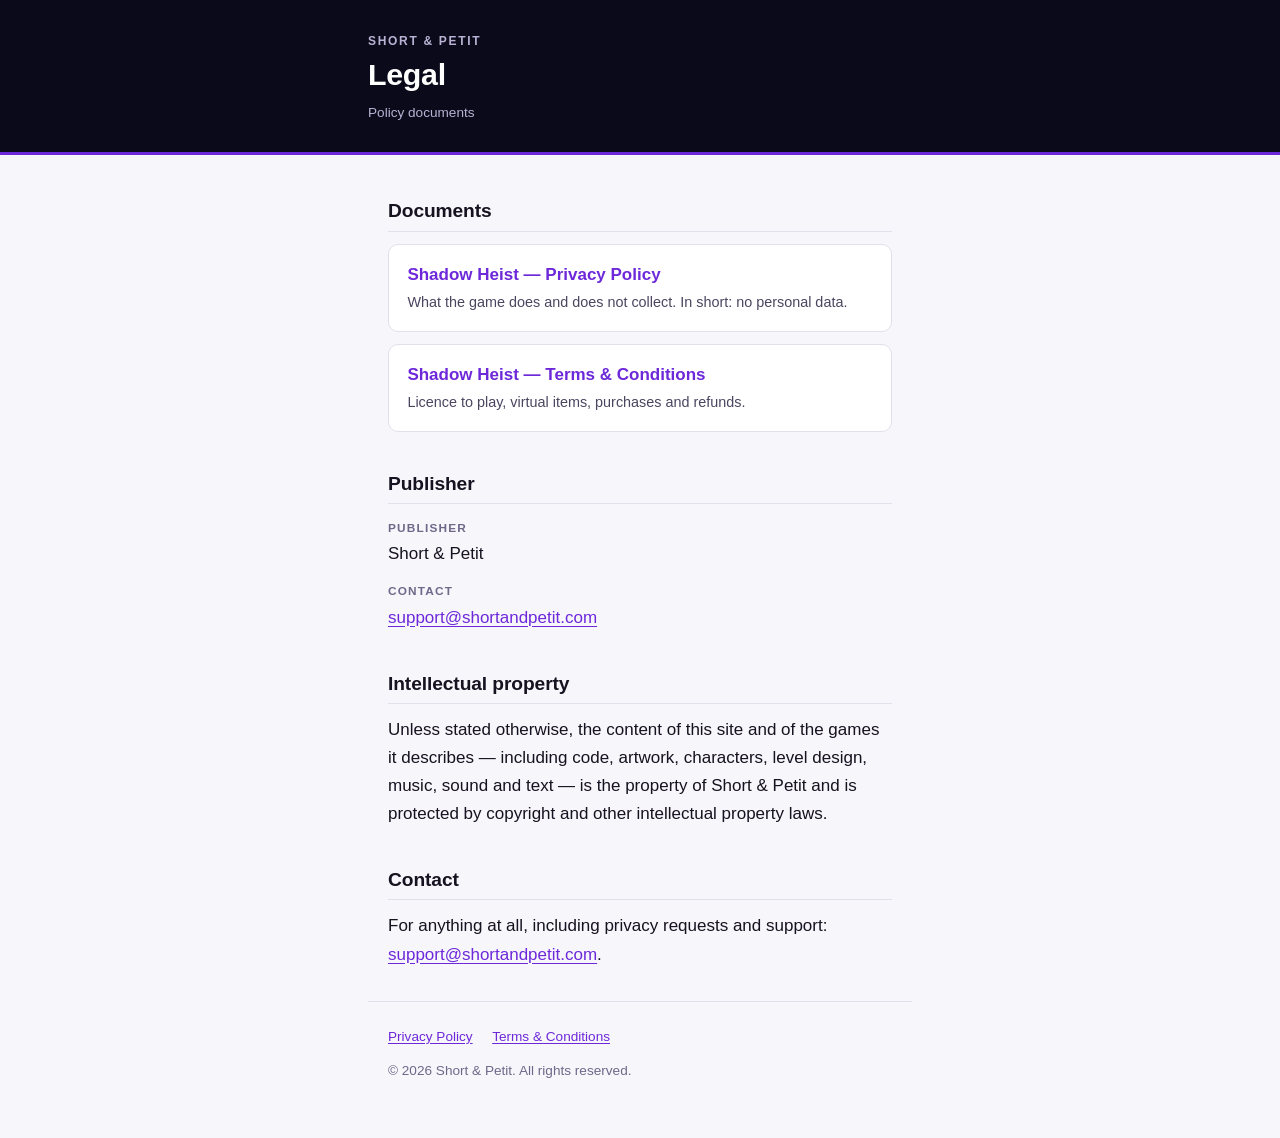
<file: index.html>
<!doctype html>
<html lang="en">
<head>
<meta charset="utf-8">
<meta name="viewport" content="width=device-width, initial-scale=1">
<title>Legal — Short &amp; Petit</title>
<meta name="description" content="Policy documents for Short &amp; Petit and its games.">
<link rel="stylesheet" href="/assets/style.css">
</head>
<body>

<header class="band">
  <div class="band__inner">
    <p class="band__eyebrow">Short &amp; Petit</p>
    <h1>Legal</h1>
    <p class="band__meta">Policy documents</p>
  </div>
</header>

<main>

  <h2>Documents</h2>

  <ul class="cards">
    <li>
      <a href="/shadowheist/privacy/">
        <span class="cards__title">Shadow Heist — Privacy Policy</span>
        <span class="cards__desc">What the game does and does not collect. In short: no personal data.</span>
      </a>
    </li>
    <li>
      <a href="/shadowheist/terms/">
        <span class="cards__title">Shadow Heist — Terms &amp; Conditions</span>
        <span class="cards__desc">Licence to play, virtual items, purchases and refunds.</span>
      </a>
    </li>
  </ul>

  <h2>Publisher</h2>

  <dl>
    <dt>Publisher</dt>
    <dd>Short &amp; Petit</dd>
    <dt>Contact</dt>
    <dd><a href="mailto:support@shortandpetit.com">support@shortandpetit.com</a></dd>
  </dl>

  <h2>Intellectual property</h2>

  <p>Unless stated otherwise, the content of this site and of the games it
  describes — including code, artwork, characters, level design, music, sound
  and text — is the property of Short &amp; Petit and is protected by
  copyright and other intellectual property laws.</p>

  <h2>Contact</h2>

  <p>For anything at all, including privacy requests and support:
  <a href="mailto:support@shortandpetit.com">support@shortandpetit.com</a>.</p>

</main>

<footer>
  <nav>
    <a href="/shadowheist/privacy/">Privacy Policy</a>
    <a href="/shadowheist/terms/">Terms &amp; Conditions</a>
  </nav>
  <p>© 2026 Short &amp; Petit. All rights reserved.</p>
</footer>

</body>
</html>
</file>
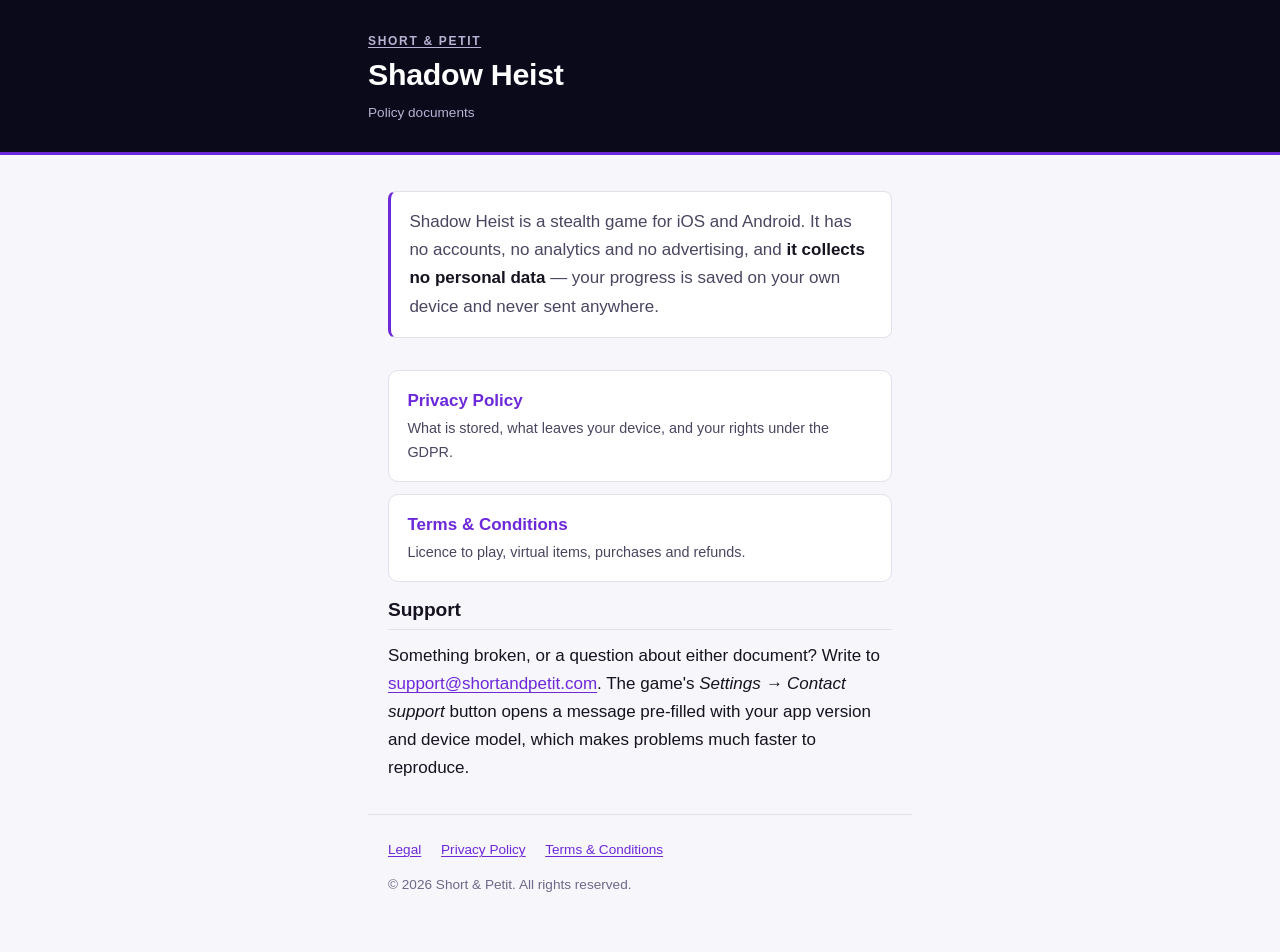
<file: shadowheist/index.html>
<!doctype html>
<html lang="en">
<head>
<meta charset="utf-8">
<meta name="viewport" content="width=device-width, initial-scale=1">
<title>Shadow Heist — Legal</title>
<meta name="description" content="Privacy Policy and Terms &amp; Conditions for the Shadow Heist mobile game.">
<link rel="stylesheet" href="/assets/style.css">
</head>
<body>

<header class="band">
  <div class="band__inner">
    <p class="band__eyebrow"><a href="/">Short &amp; Petit</a></p>
    <h1>Shadow Heist</h1>
    <p class="band__meta">Policy documents</p>
  </div>
</header>

<main>

  <div class="lead">
    <p>Shadow Heist is a stealth game for iOS and Android. It has no accounts,
    no analytics and no advertising, and <strong>it collects no personal
    data</strong> — your progress is saved on your own device and never sent
    anywhere.</p>
  </div>

  <ul class="cards">
    <li>
      <a href="/shadowheist/privacy/">
        <span class="cards__title">Privacy Policy</span>
        <span class="cards__desc">What is stored, what leaves your device, and your rights under the GDPR.</span>
      </a>
    </li>
    <li>
      <a href="/shadowheist/terms/">
        <span class="cards__title">Terms &amp; Conditions</span>
        <span class="cards__desc">Licence to play, virtual items, purchases and refunds.</span>
      </a>
    </li>
  </ul>

  <h2>Support</h2>

  <p>Something broken, or a question about either document? Write to
  <a href="mailto:support@shortandpetit.com">support@shortandpetit.com</a>. The
  game's <em>Settings → Contact support</em> button opens a message pre-filled
  with your app version and device model, which makes problems much faster to
  reproduce.</p>

</main>

<footer>
  <nav>
    <a href="/">Legal</a>
    <a href="/shadowheist/privacy/">Privacy Policy</a>
    <a href="/shadowheist/terms/">Terms &amp; Conditions</a>
  </nav>
  <p>© 2026 Short &amp; Petit. All rights reserved.</p>
</footer>

</body>
</html>
</file>
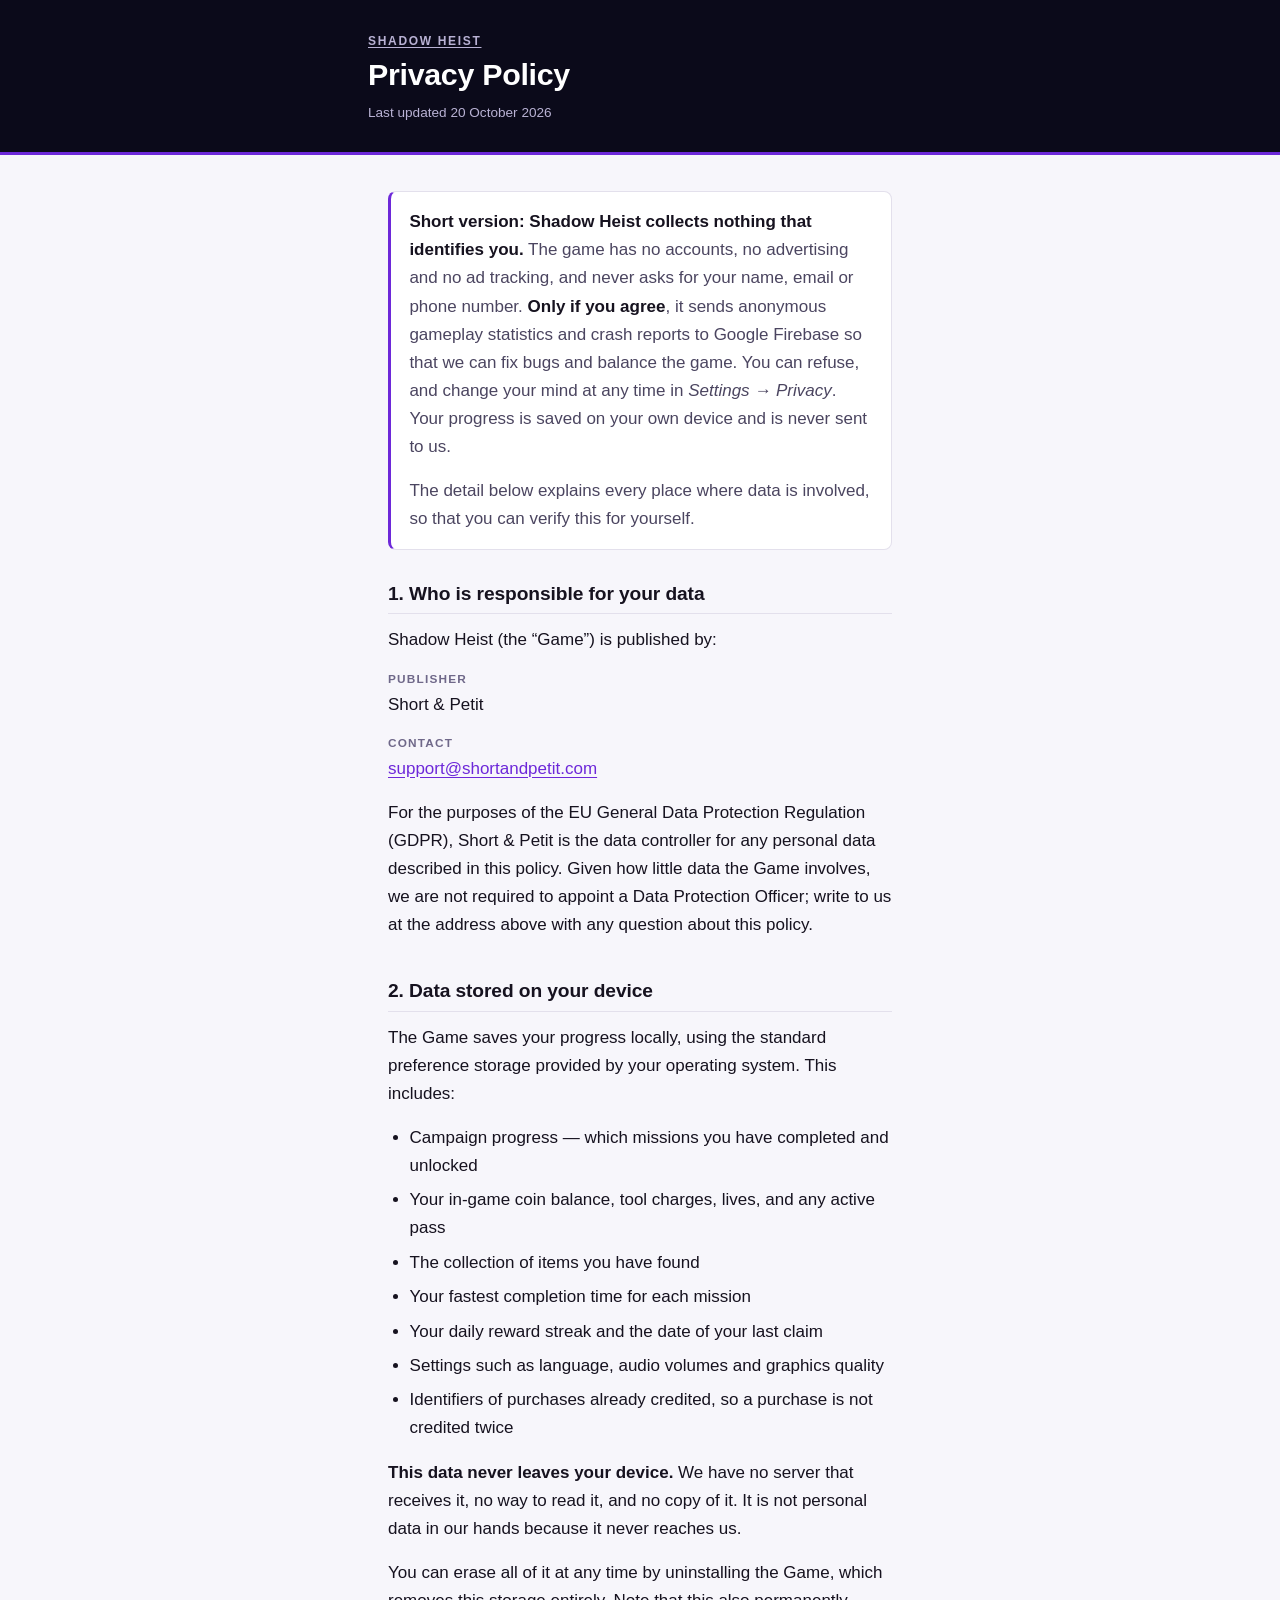
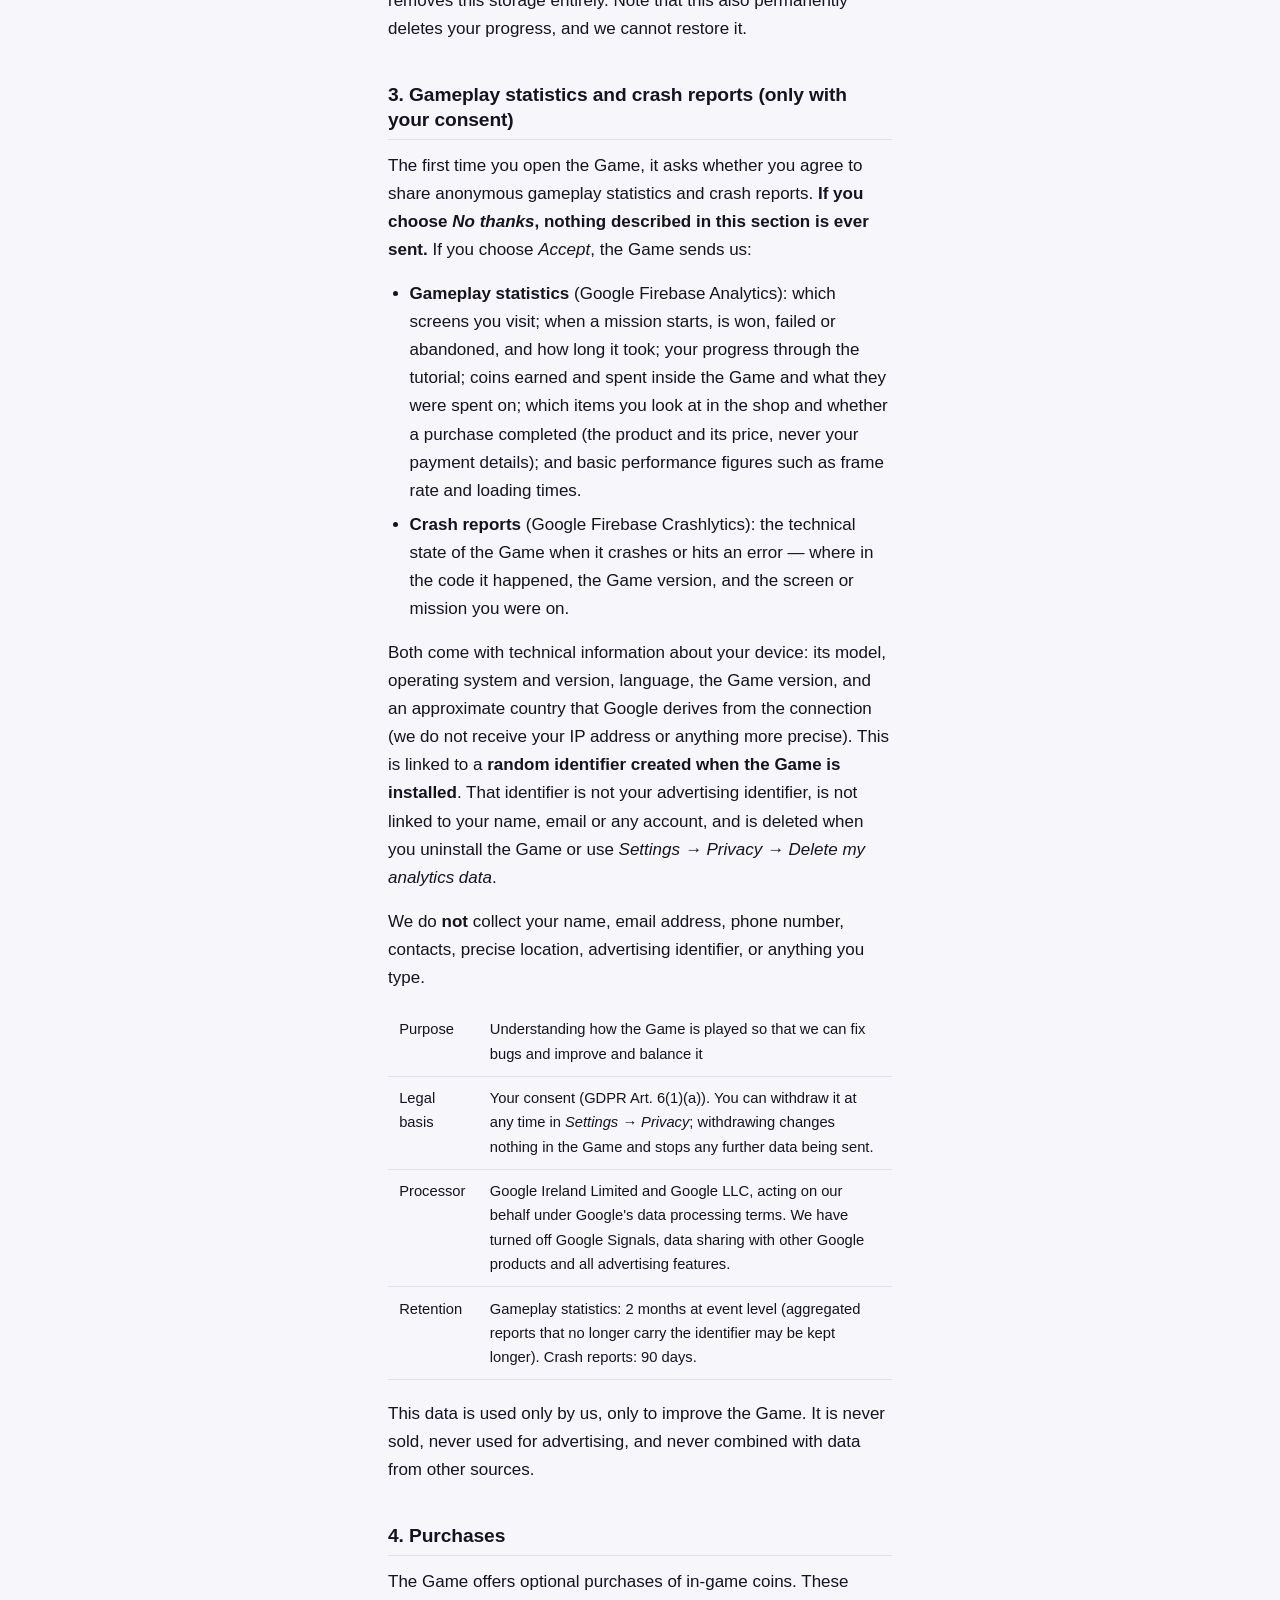
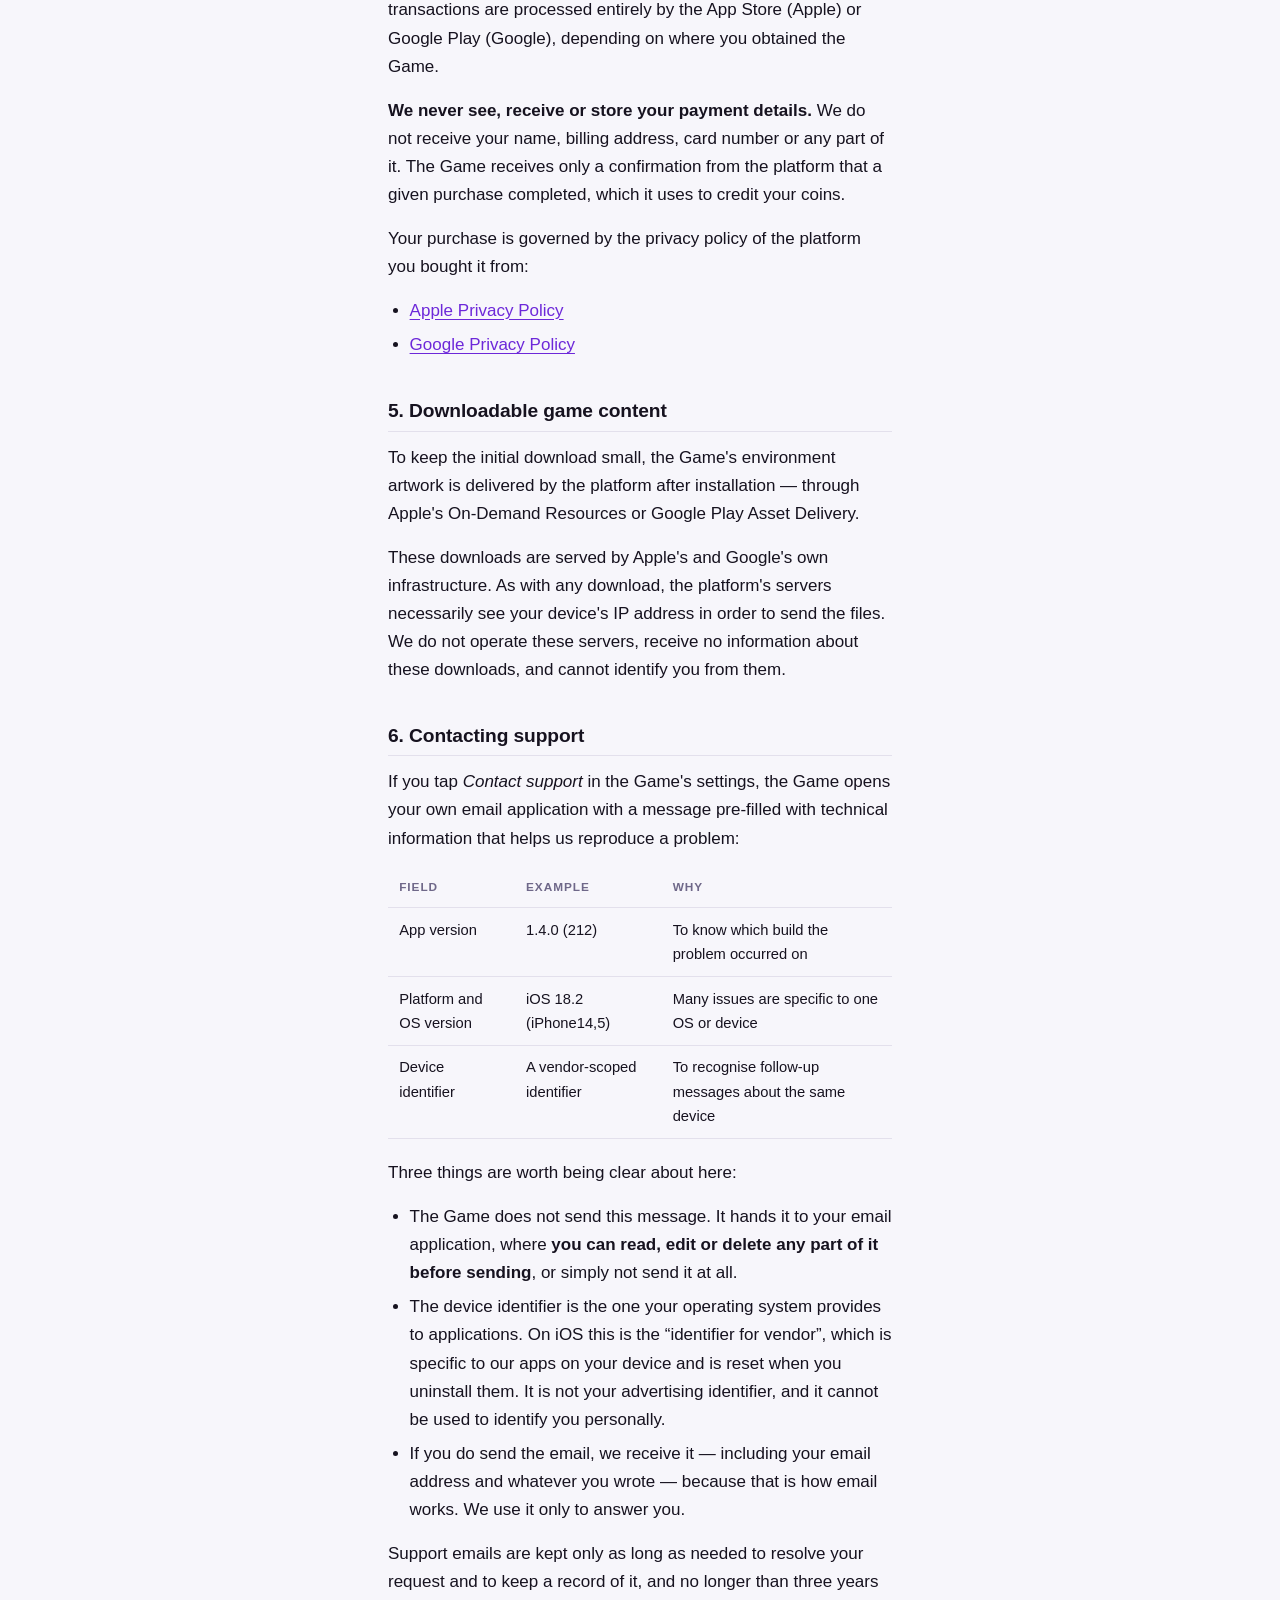
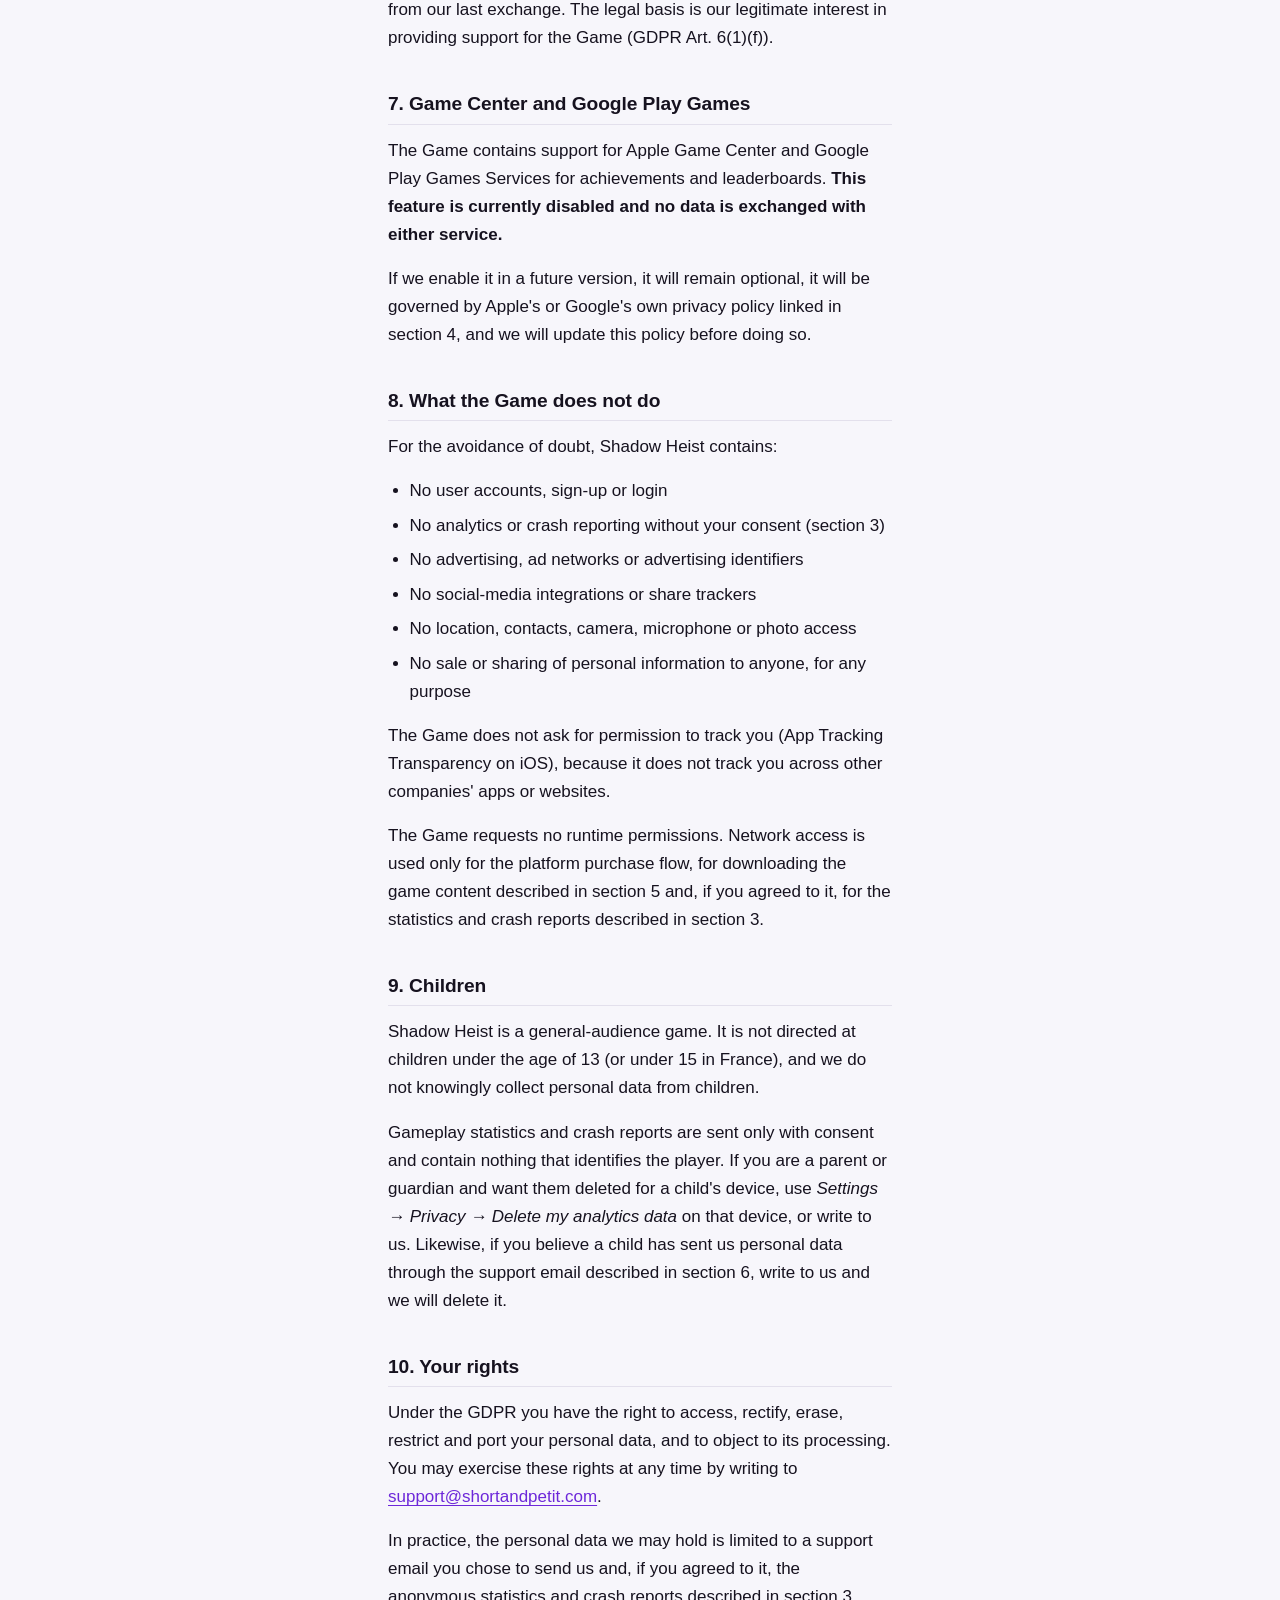
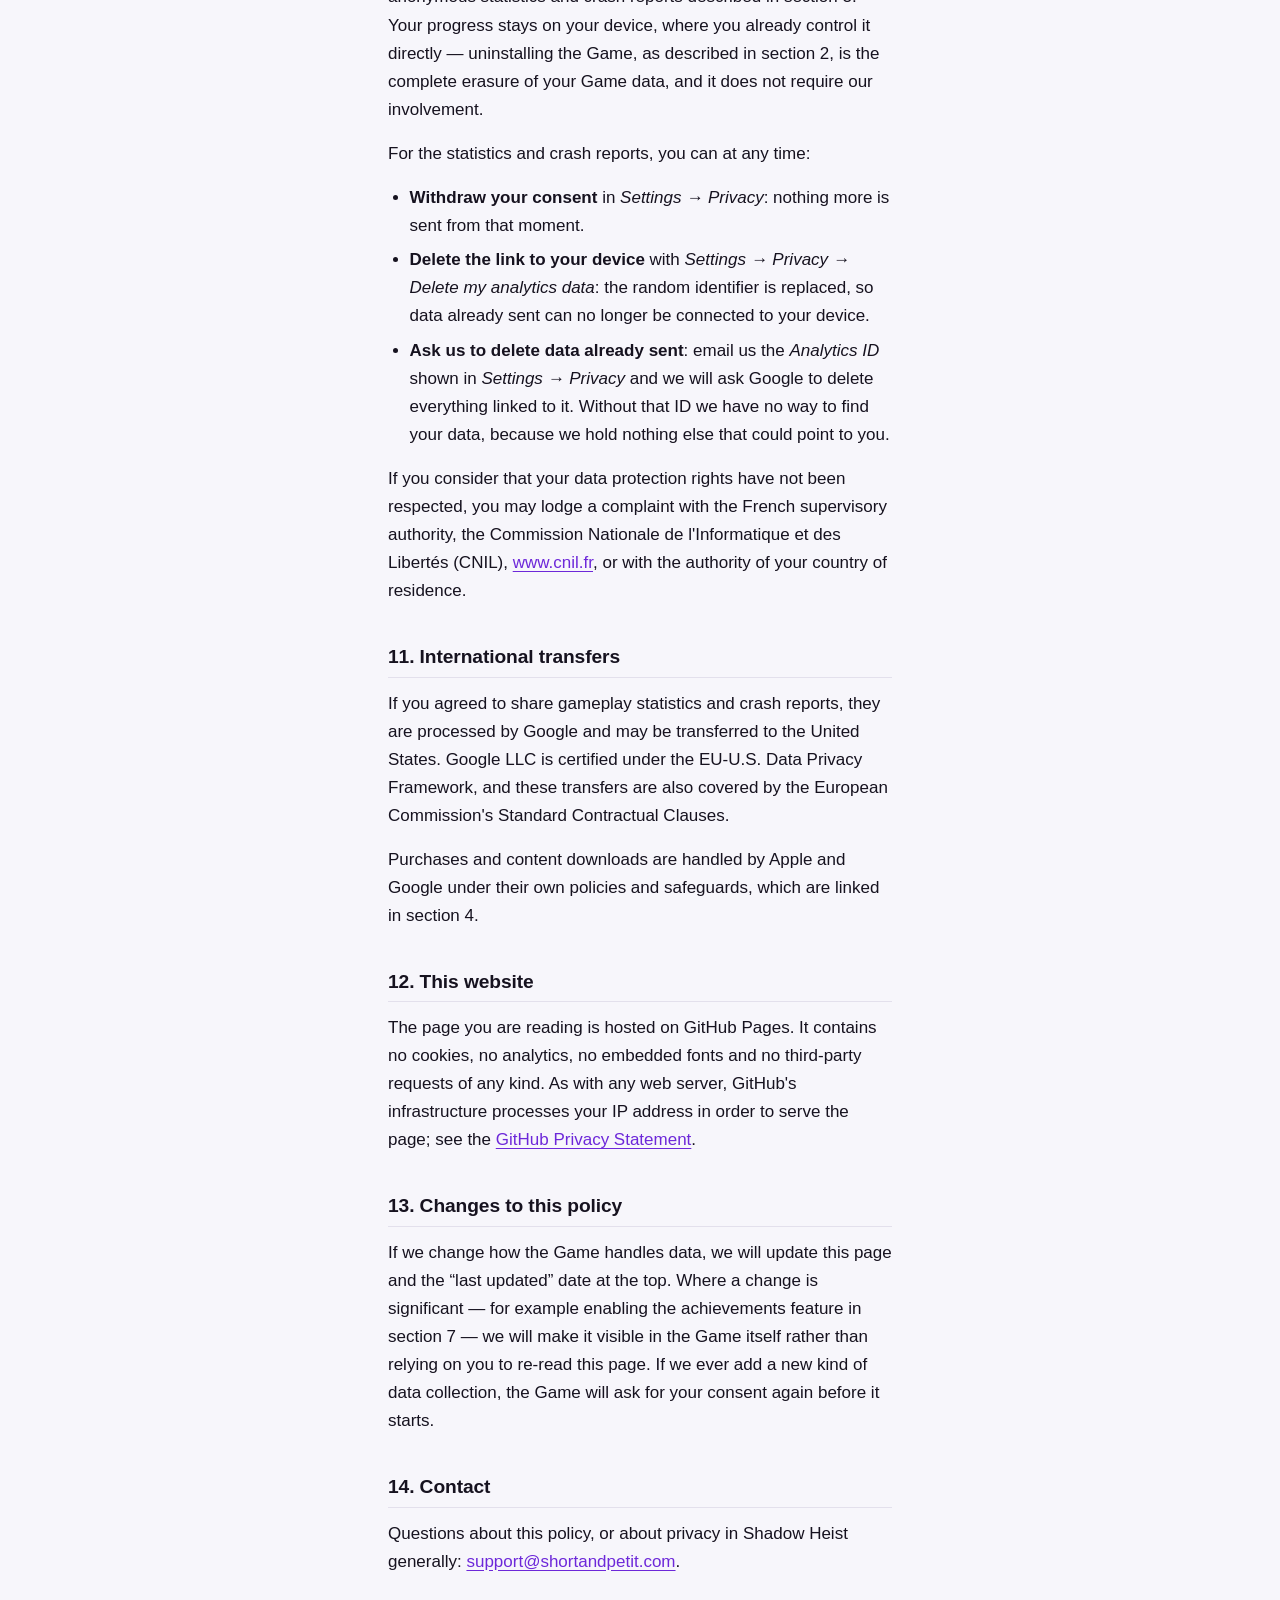
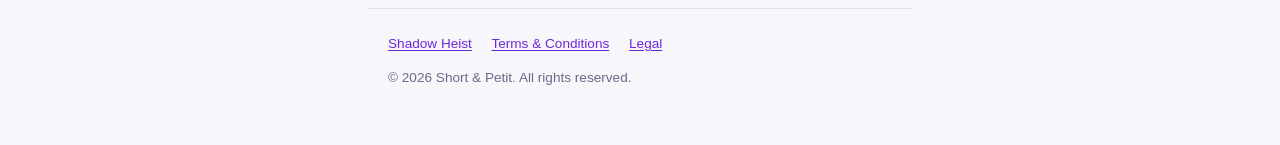
<file: shadowheist/privacy/index.html>
<!doctype html>
<html lang="en">
<head>
<meta charset="utf-8">
<meta name="viewport" content="width=device-width, initial-scale=1">
<title>Privacy Policy — Shadow Heist</title>
<meta name="description" content="Privacy Policy for the Shadow Heist mobile game by Short &amp; Petit.">
<link rel="stylesheet" href="/assets/style.css">
</head>
<body>

<header class="band">
  <div class="band__inner">
    <p class="band__eyebrow"><a href="/shadowheist/">Shadow Heist</a></p>
    <h1>Privacy Policy</h1>
    <p class="band__meta">Last updated 20 October 2026</p>
  </div>
</header>

<main>

  <div class="lead">
    <p><strong>Short version: Shadow Heist collects nothing that identifies you.</strong>
    The game has no accounts, no advertising and no ad tracking, and never asks
    for your name, email or phone number. <strong>Only if you agree</strong>, it
    sends anonymous gameplay statistics and crash reports to Google Firebase so
    that we can fix bugs and balance the game. You can refuse, and change your
    mind at any time in <em>Settings → Privacy</em>. Your progress is saved on
    your own device and is never sent to us.</p>
    <p>The detail below explains every place where data is involved, so that
    you can verify this for yourself.</p>
  </div>

  <h2>1. Who is responsible for your data</h2>

  <p>Shadow Heist (the “Game”) is published by:</p>

  <dl>
    <dt>Publisher</dt>
    <dd>Short &amp; Petit</dd>
    <dt>Contact</dt>
    <dd><a href="mailto:support@shortandpetit.com">support@shortandpetit.com</a></dd>
  </dl>

  <p>For the purposes of the EU General Data Protection Regulation (GDPR),
  Short &amp; Petit is the data controller for any personal data described
  in this policy. Given how little data the Game involves, we are not required
  to appoint a Data Protection Officer; write to us at the address above with
  any question about this policy.</p>

  <h2>2. Data stored on your device</h2>

  <p>The Game saves your progress locally, using the standard preference storage
  provided by your operating system. This includes:</p>

  <ul>
    <li>Campaign progress — which missions you have completed and unlocked</li>
    <li>Your in-game coin balance, tool charges, lives, and any active pass</li>
    <li>The collection of items you have found</li>
    <li>Your fastest completion time for each mission</li>
    <li>Your daily reward streak and the date of your last claim</li>
    <li>Settings such as language, audio volumes and graphics quality</li>
    <li>Identifiers of purchases already credited, so a purchase is not credited twice</li>
  </ul>

  <p><strong>This data never leaves your device.</strong> We have no server that
  receives it, no way to read it, and no copy of it. It is not personal data in
  our hands because it never reaches us.</p>

  <p>You can erase all of it at any time by uninstalling the Game, which
  removes this storage entirely. Note that this also permanently deletes your
  progress, and we cannot restore it.</p>

  <h2>3. Gameplay statistics and crash reports (only with your consent)</h2>

  <p>The first time you open the Game, it asks whether you agree to share
  anonymous gameplay statistics and crash reports. <strong>If you choose
  <em>No thanks</em>, nothing described in this section is ever sent.</strong>
  If you choose <em>Accept</em>, the Game sends us:</p>

  <ul>
    <li><strong>Gameplay statistics</strong> (Google Firebase Analytics): which
    screens you visit; when a mission starts, is won, failed or abandoned, and
    how long it took; your progress through the tutorial; coins earned and spent
    inside the Game and what they were spent on; which items you look at in the
    shop and whether a purchase completed (the product and its price, never your
    payment details); and basic performance figures such as frame rate and
    loading times.</li>
    <li><strong>Crash reports</strong> (Google Firebase Crashlytics): the
    technical state of the Game when it crashes or hits an error — where in the
    code it happened, the Game version, and the screen or mission you were
    on.</li>
  </ul>

  <p>Both come with technical information about your device: its model,
  operating system and version, language, the Game version, and an approximate
  country that Google derives from the connection (we do not receive your IP
  address or anything more precise). This is linked to a <strong>random
  identifier created when the Game is installed</strong>. That identifier is not
  your advertising identifier, is not linked to your name, email or any account,
  and is deleted when you uninstall the Game or use <em>Settings → Privacy →
  Delete my analytics data</em>.</p>

  <p>We do <strong>not</strong> collect your name, email address, phone number,
  contacts, precise location, advertising identifier, or anything you type.</p>

  <div class="table-wrap">
  <table>
    <tbody>
      <tr>
        <td>Purpose</td>
        <td>Understanding how the Game is played so that we can fix bugs and
        improve and balance it</td>
      </tr>
      <tr>
        <td>Legal basis</td>
        <td>Your consent (GDPR Art. 6(1)(a)). You can withdraw it at any time in
        <em>Settings → Privacy</em>; withdrawing changes nothing in the Game and
        stops any further data being sent.</td>
      </tr>
      <tr>
        <td>Processor</td>
        <td>Google Ireland Limited and Google LLC, acting on our behalf under
        Google's data processing terms. We have turned off Google Signals, data
        sharing with other Google products and all advertising features.</td>
      </tr>
      <tr>
        <td>Retention</td>
        <td>Gameplay statistics: 2 months at event level (aggregated reports
        that no longer carry the identifier may be kept longer). Crash reports:
        90 days.</td>
      </tr>
    </tbody>
  </table>
  </div>

  <p>This data is used only by us, only to improve the Game. It is never sold,
  never used for advertising, and never combined with data from other
  sources.</p>

  <h2>4. Purchases</h2>

  <p>The Game offers optional purchases of in-game coins. These transactions are
  processed entirely by the App Store (Apple) or Google Play (Google), depending
  on where you obtained the Game.</p>

  <p><strong>We never see, receive or store your payment details.</strong> We do
  not receive your name, billing address, card number or any part of it. The
  Game receives only a confirmation from the platform that a given purchase
  completed, which it uses to credit your coins.</p>

  <p>Your purchase is governed by the privacy policy of the platform you bought
  it from:</p>

  <ul>
    <li><a href="https://www.apple.com/legal/privacy/" rel="noopener">Apple Privacy Policy</a></li>
    <li><a href="https://policies.google.com/privacy" rel="noopener">Google Privacy Policy</a></li>
  </ul>

  <h2>5. Downloadable game content</h2>

  <p>To keep the initial download small, the Game's environment artwork is
  delivered by the platform after installation — through Apple's On-Demand
  Resources or Google Play Asset Delivery.</p>

  <p>These downloads are served by Apple's and Google's own infrastructure. As
  with any download, the platform's servers necessarily see your device's IP
  address in order to send the files. We do not operate these servers, receive
  no information about these downloads, and cannot identify you from them.</p>

  <h2>6. Contacting support</h2>

  <p>If you tap <em>Contact support</em> in the Game's settings, the Game opens
  your own email application with a message pre-filled with technical
  information that helps us reproduce a problem:</p>

  <div class="table-wrap">
  <table>
    <thead>
      <tr><th>Field</th><th>Example</th><th>Why</th></tr>
    </thead>
    <tbody>
      <tr>
        <td>App version</td>
        <td>1.4.0 (212)</td>
        <td>To know which build the problem occurred on</td>
      </tr>
      <tr>
        <td>Platform and OS version</td>
        <td>iOS 18.2 (iPhone14,5)</td>
        <td>Many issues are specific to one OS or device</td>
      </tr>
      <tr>
        <td>Device identifier</td>
        <td>A vendor-scoped identifier</td>
        <td>To recognise follow-up messages about the same device</td>
      </tr>
    </tbody>
  </table>
  </div>

  <p>Three things are worth being clear about here:</p>

  <ul>
    <li>The Game does not send this message. It hands it to your email
    application, where <strong>you can read, edit or delete any part of it
    before sending</strong>, or simply not send it at all.</li>
    <li>The device identifier is the one your operating system provides to
    applications. On iOS this is the “identifier for vendor”, which is specific
    to our apps on your device and is reset when you uninstall them. It is not
    your advertising identifier, and it cannot be used to identify you
    personally.</li>
    <li>If you do send the email, we receive it — including your email address
    and whatever you wrote — because that is how email works. We use it only to
    answer you.</li>
  </ul>

  <p>Support emails are kept only as long as needed to resolve your request and
  to keep a record of it, and no longer than three years from our last exchange.
  The legal basis is our legitimate interest in providing support for the Game
  (GDPR Art. 6(1)(f)).</p>

  <h2>7. Game Center and Google Play Games</h2>

  <p>The Game contains support for Apple Game Center and Google Play Games
  Services for achievements and leaderboards. <strong>This feature is currently
  disabled and no data is exchanged with either service.</strong></p>

  <p>If we enable it in a future version, it will remain optional, it will be
  governed by Apple's or Google's own privacy policy linked in section 4, and we
  will update this policy before doing so.</p>

  <h2>8. What the Game does not do</h2>

  <p>For the avoidance of doubt, Shadow Heist contains:</p>

  <ul>
    <li>No user accounts, sign-up or login</li>
    <li>No analytics or crash reporting without your consent (section 3)</li>
    <li>No advertising, ad networks or advertising identifiers</li>
    <li>No social-media integrations or share trackers</li>
    <li>No location, contacts, camera, microphone or photo access</li>
    <li>No sale or sharing of personal information to anyone, for any purpose</li>
  </ul>

  <p>The Game does not ask for permission to track you (App Tracking
  Transparency on iOS), because it does not track you across other companies'
  apps or websites.</p>

  <p>The Game requests no runtime permissions. Network access is used only for
  the platform purchase flow, for downloading the game content described in
  section 5 and, if you agreed to it, for the statistics and crash reports
  described in section 3.</p>

  <h2>9. Children</h2>

  <p>Shadow Heist is a general-audience game. It is not directed at children
  under the age of 13 (or under 15 in France), and we do not knowingly collect
  personal data from children.</p>

  <p>Gameplay statistics and crash reports are sent only with consent and
  contain nothing that identifies the player. If you are a parent or guardian
  and want them deleted for a child's device, use <em>Settings → Privacy →
  Delete my analytics data</em> on that device, or write to us. Likewise, if you
  believe a child has sent us personal data through the support email described
  in section 6, write to us and we will delete it.</p>

  <h2>10. Your rights</h2>

  <p>Under the GDPR you have the right to access, rectify, erase, restrict and
  port your personal data, and to object to its processing. You may exercise
  these rights at any time by writing to
  <a href="mailto:support@shortandpetit.com">support@shortandpetit.com</a>.</p>

  <p>In practice, the personal data we may hold is limited to a support email
  you chose to send us and, if you agreed to it, the anonymous statistics and
  crash reports described in section 3. Your progress stays on your device,
  where you already control it directly — uninstalling the Game, as described
  in section 2, is the complete erasure of your Game data, and it does not
  require our involvement.</p>

  <p>For the statistics and crash reports, you can at any time:</p>

  <ul>
    <li><strong>Withdraw your consent</strong> in <em>Settings → Privacy</em>:
    nothing more is sent from that moment.</li>
    <li><strong>Delete the link to your device</strong> with <em>Settings →
    Privacy → Delete my analytics data</em>: the random identifier is replaced,
    so data already sent can no longer be connected to your device.</li>
    <li><strong>Ask us to delete data already sent</strong>: email us the
    <em>Analytics ID</em> shown in <em>Settings → Privacy</em> and we will ask
    Google to delete everything linked to it. Without that ID we have no way to
    find your data, because we hold nothing else that could point to you.</li>
  </ul>

  <p>If you consider that your data protection rights have not been respected,
  you may lodge a complaint with the French supervisory authority, the
  Commission Nationale de l'Informatique et des Libertés (CNIL),
  <a href="https://www.cnil.fr" rel="noopener">www.cnil.fr</a>, or with the
  authority of your country of residence.</p>

  <h2>11. International transfers</h2>

  <p>If you agreed to share gameplay statistics and crash reports, they are
  processed by Google and may be transferred to the United States. Google LLC is
  certified under the EU-U.S. Data Privacy Framework, and these transfers are
  also covered by the European Commission's Standard Contractual Clauses.</p>

  <p>Purchases and content downloads are handled by Apple and Google under their
  own policies and safeguards, which are linked in section 4.</p>

  <h2>12. This website</h2>

  <p>The page you are reading is hosted on GitHub Pages. It contains no cookies,
  no analytics, no embedded fonts and no third-party requests of any kind. As
  with any web server, GitHub's infrastructure processes your IP address in
  order to serve the page; see the
  <a href="https://docs.github.com/en/site-policy/privacy-policies/github-general-privacy-statement" rel="noopener">GitHub Privacy Statement</a>.</p>

  <h2>13. Changes to this policy</h2>

  <p>If we change how the Game handles data, we will update this page and the
  “last updated” date at the top. Where a change is significant — for example
  enabling the achievements feature in section 7 — we will make it visible in
  the Game itself rather than relying on you to re-read this page. If we ever
  add a new kind of data collection, the Game will ask for your consent again
  before it starts.</p>

  <h2>14. Contact</h2>

  <p>Questions about this policy, or about privacy in Shadow Heist generally:
  <a href="mailto:support@shortandpetit.com">support@shortandpetit.com</a>.</p>

</main>

<footer>
  <nav>
    <a href="/shadowheist/">Shadow Heist</a>
    <a href="/shadowheist/terms/">Terms &amp; Conditions</a>
    <a href="/">Legal</a>
  </nav>
  <p>© 2026 Short &amp; Petit. All rights reserved.</p>
</footer>

</body>
</html>
</file>
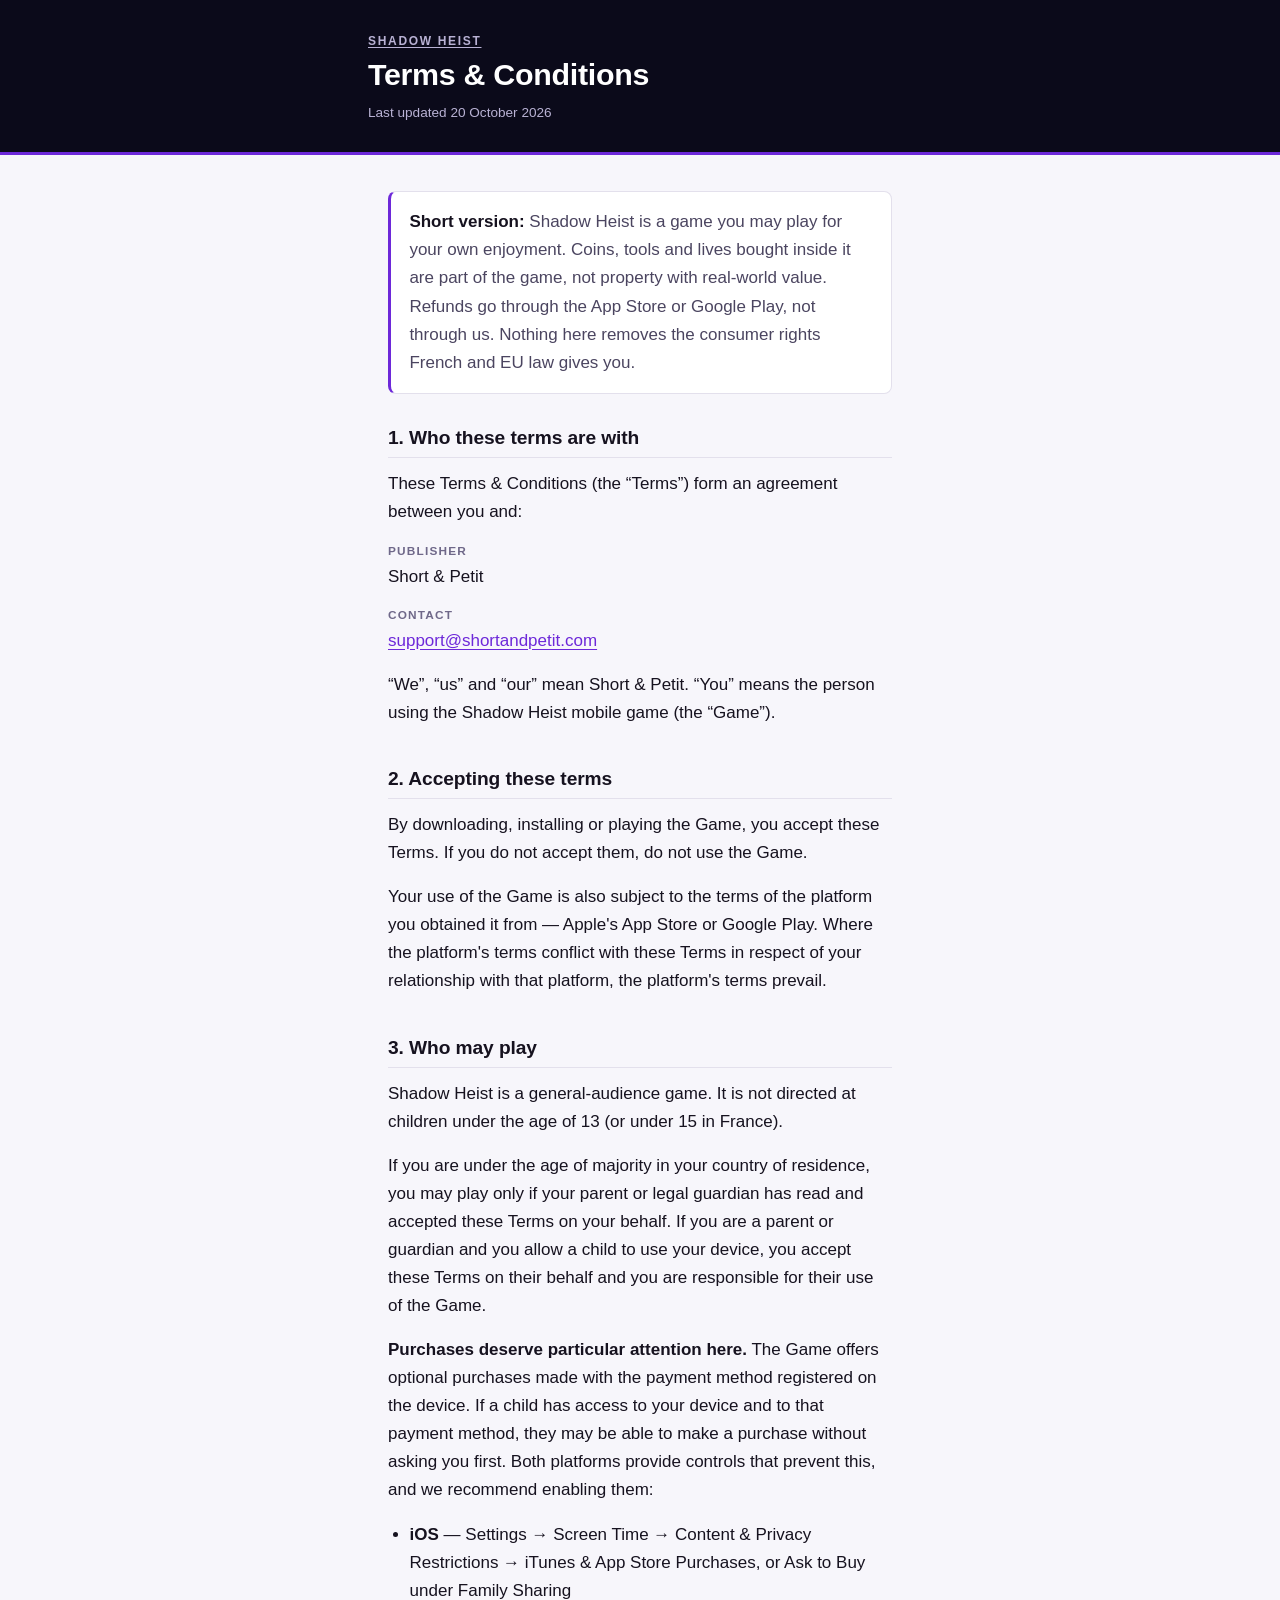
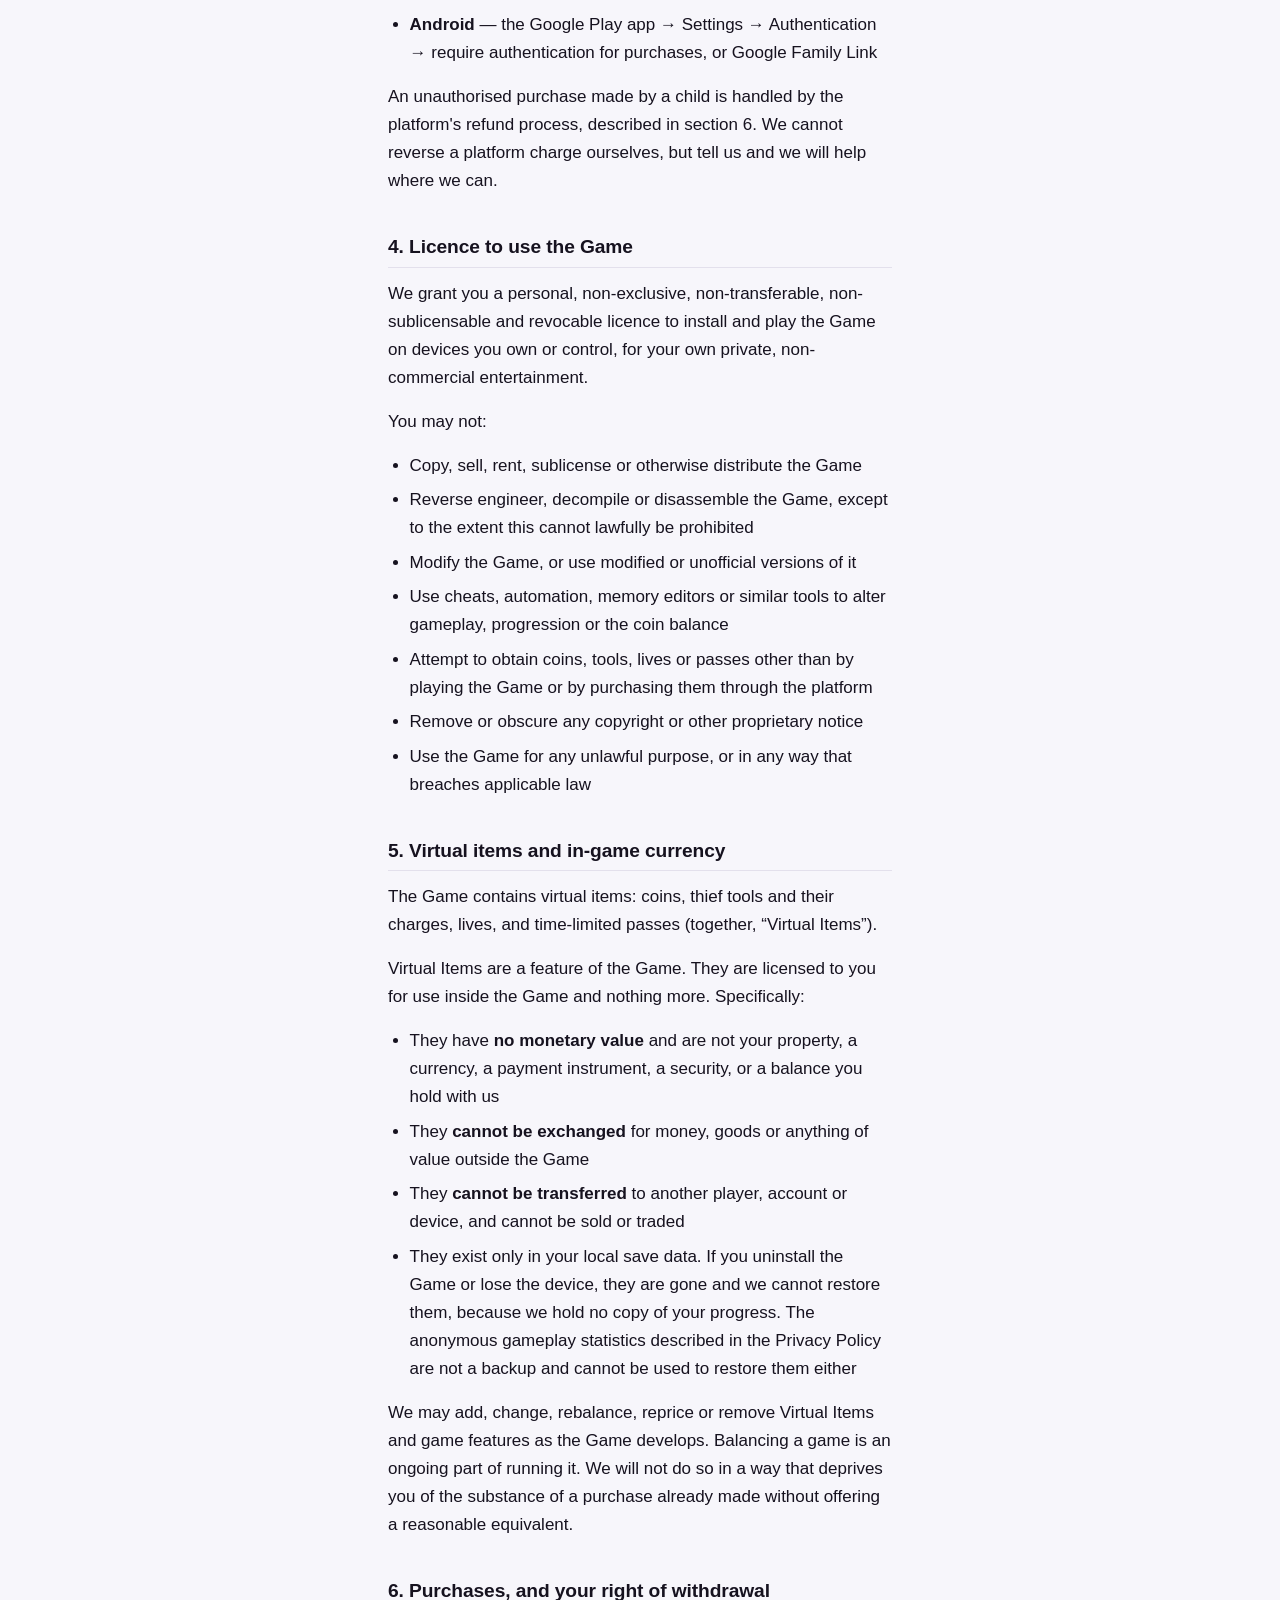
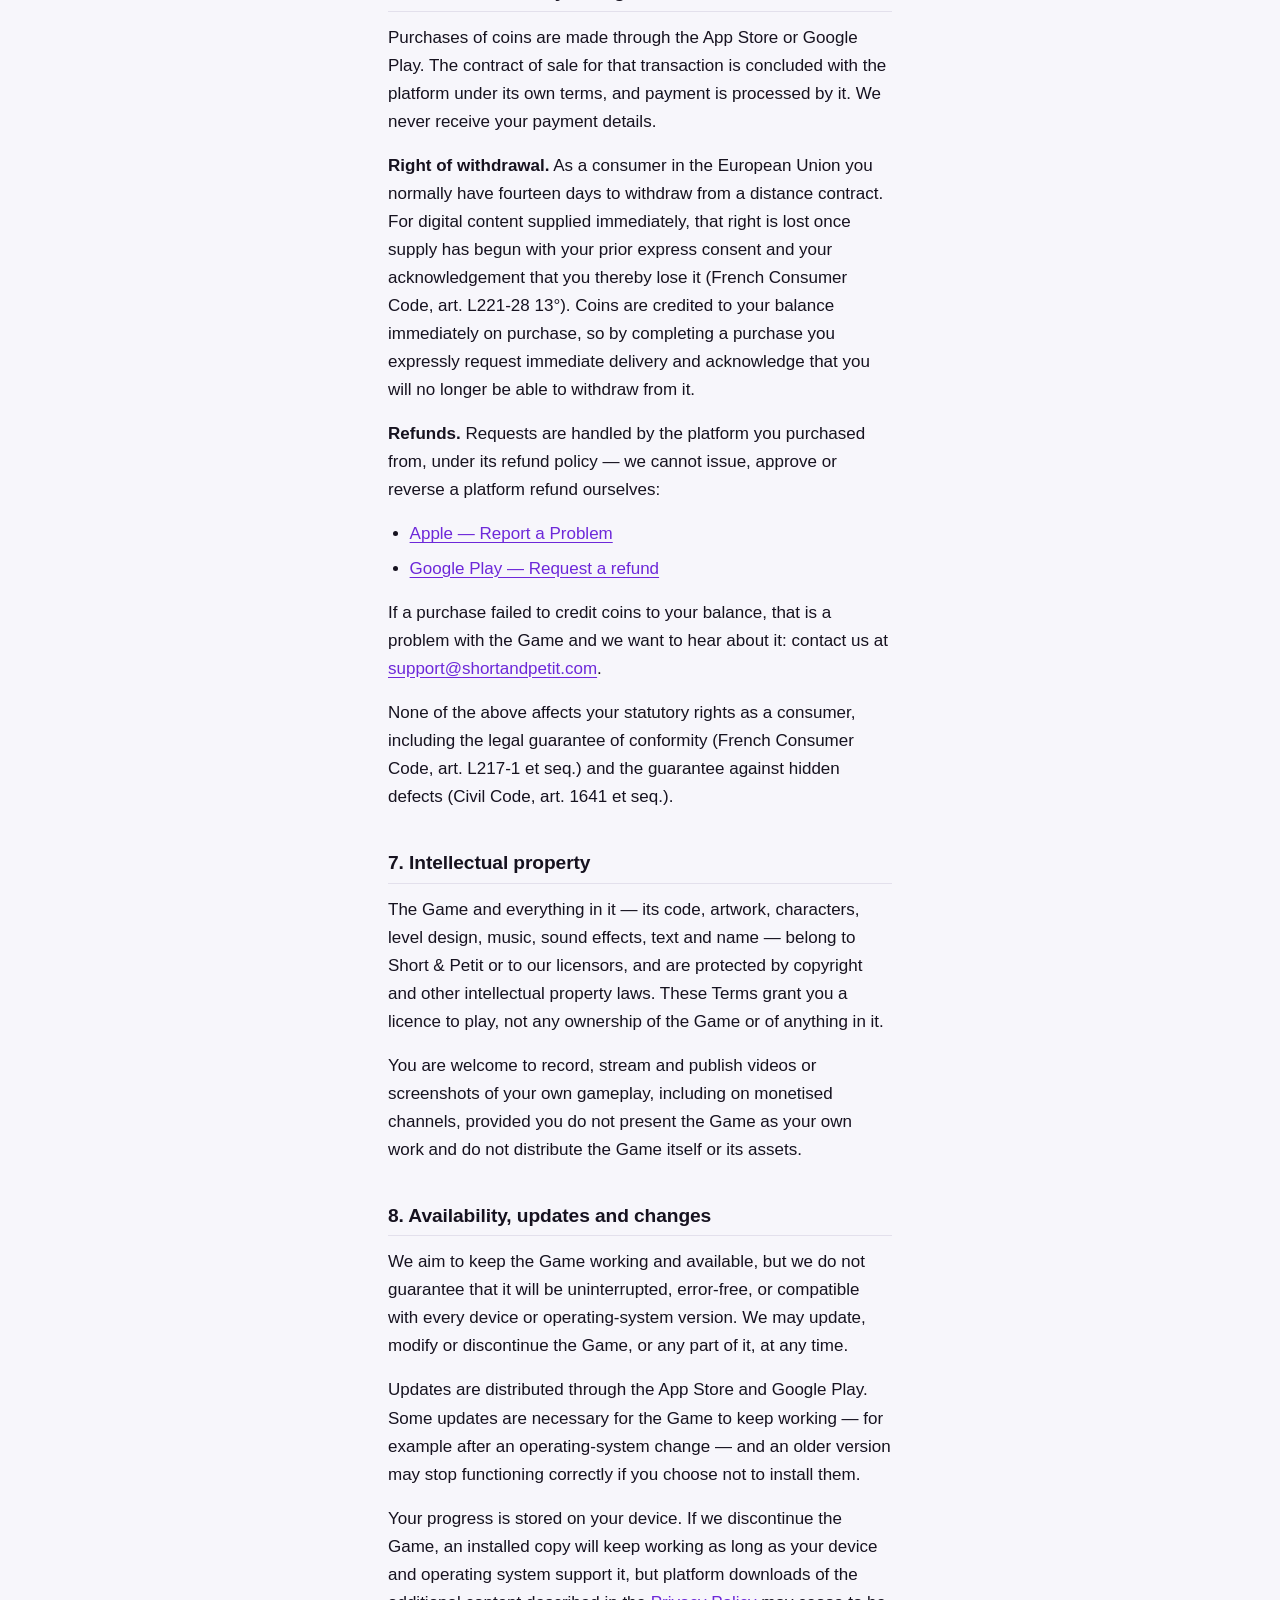
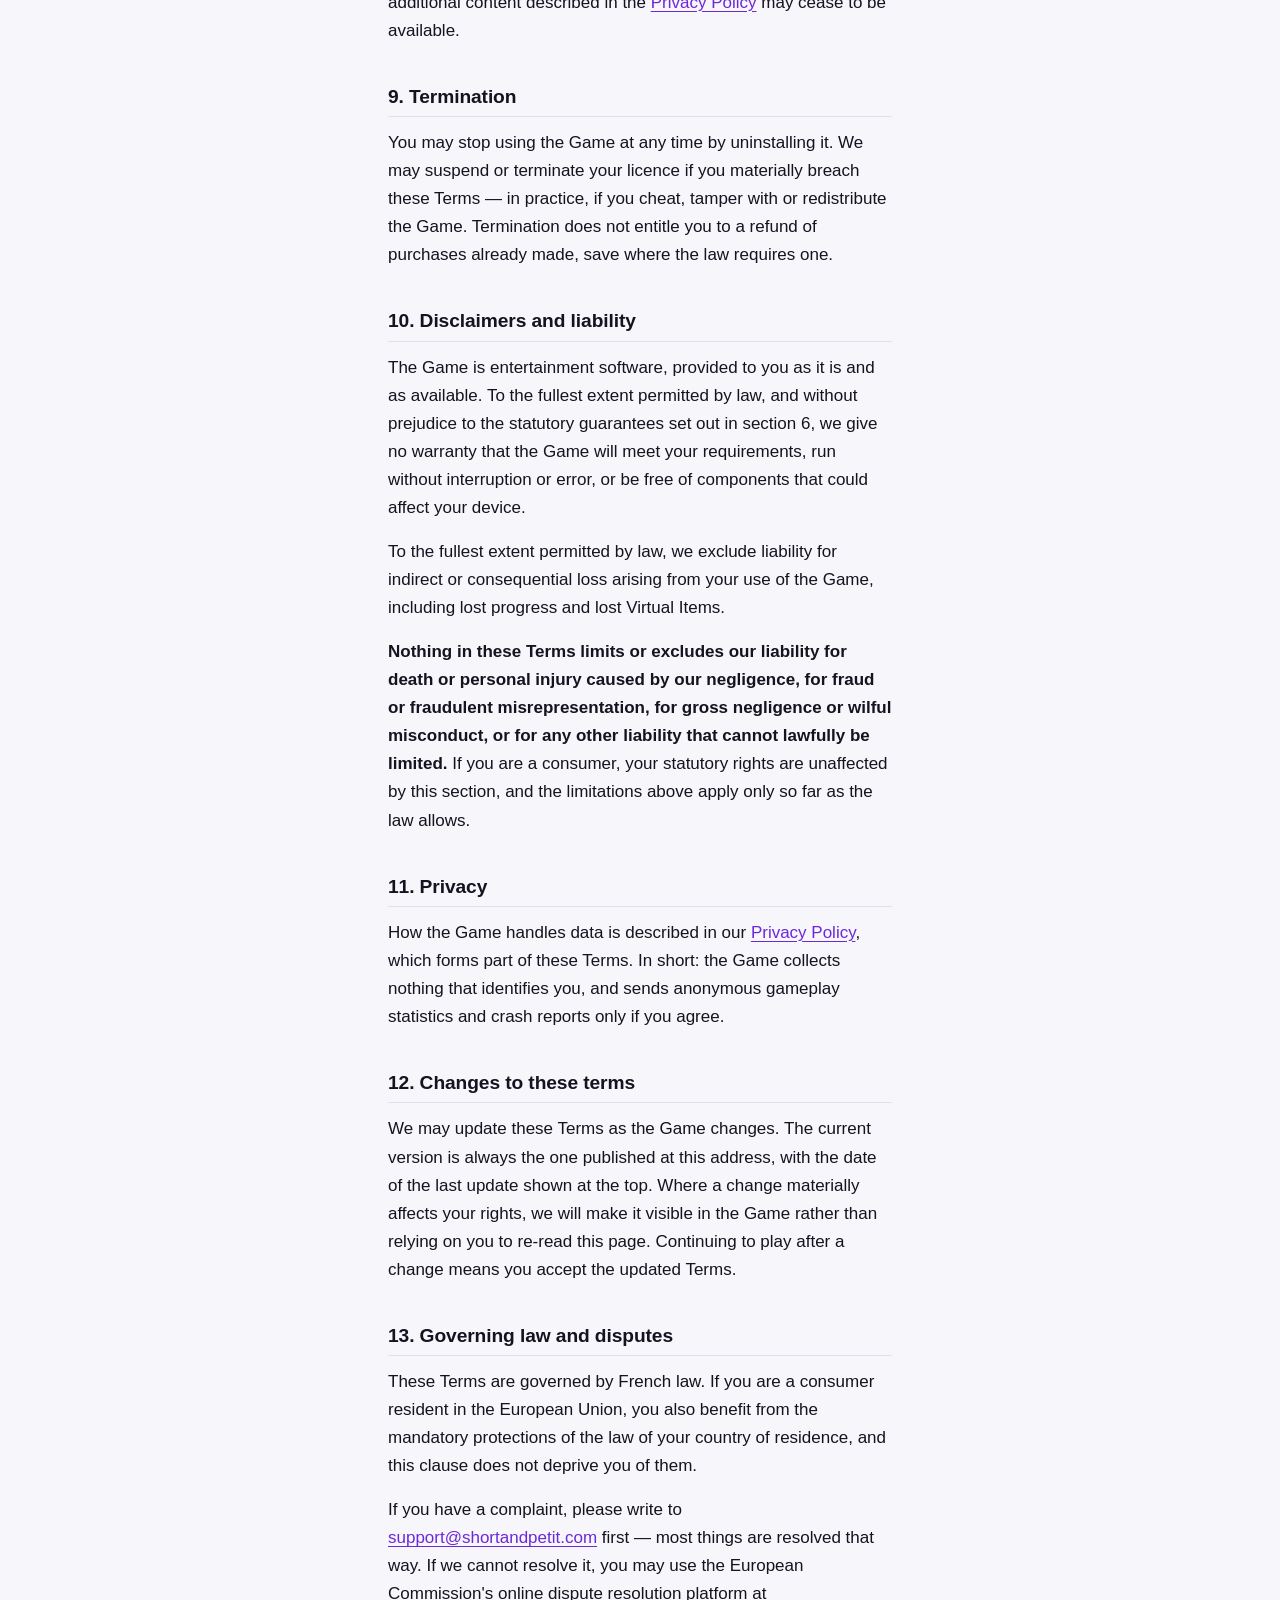
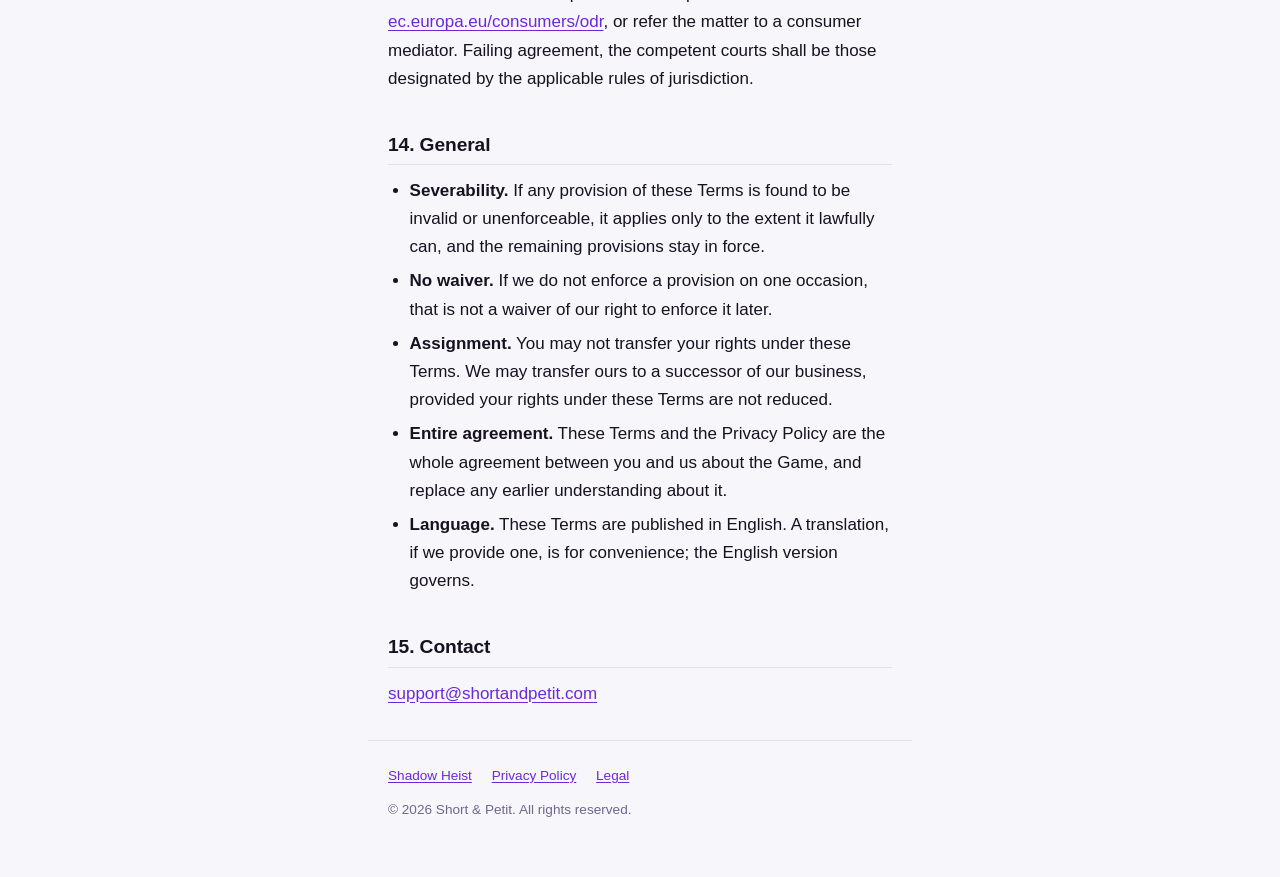
<file: shadowheist/terms/index.html>
<!doctype html>
<html lang="en">
<head>
<meta charset="utf-8">
<meta name="viewport" content="width=device-width, initial-scale=1">
<title>Terms &amp; Conditions — Shadow Heist</title>
<meta name="description" content="Terms and Conditions for the Shadow Heist mobile game by Short &amp; Petit.">
<link rel="stylesheet" href="/assets/style.css">
</head>
<body>

<header class="band">
  <div class="band__inner">
    <p class="band__eyebrow"><a href="/shadowheist/">Shadow Heist</a></p>
    <h1>Terms &amp; Conditions</h1>
    <p class="band__meta">Last updated 20 October 2026</p>
  </div>
</header>

<main>

  <div class="lead">
    <p><strong>Short version:</strong> Shadow Heist is a game you may play for
    your own enjoyment. Coins, tools and lives bought inside it are part of the
    game, not property with real-world value. Refunds go through the App Store
    or Google Play, not through us. Nothing here removes the consumer rights
    French and EU law gives you.</p>
  </div>

  <h2>1. Who these terms are with</h2>

  <p>These Terms &amp; Conditions (the &ldquo;Terms&rdquo;) form an agreement
  between you and:</p>

  <dl>
    <dt>Publisher</dt>
    <dd>Short &amp; Petit</dd>
    <dt>Contact</dt>
    <dd><a href="mailto:support@shortandpetit.com">support@shortandpetit.com</a></dd>
  </dl>

  <p>&ldquo;We&rdquo;, &ldquo;us&rdquo; and &ldquo;our&rdquo; mean Short &amp;
  Petit. &ldquo;You&rdquo; means the person using the Shadow Heist mobile game
  (the &ldquo;Game&rdquo;).</p>

  <h2>2. Accepting these terms</h2>

  <p>By downloading, installing or playing the Game, you accept these Terms. If
  you do not accept them, do not use the Game.</p>

  <p>Your use of the Game is also subject to the terms of the platform you
  obtained it from &mdash; Apple's App Store or Google Play. Where the
  platform's terms conflict with these Terms in respect of your relationship
  with that platform, the platform's terms prevail.</p>

  <h2>3. Who may play</h2>

  <p>Shadow Heist is a general-audience game. It is not directed at children
  under the age of 13 (or under 15 in France).</p>

  <p>If you are under the age of majority in your country of residence, you may
  play only if your parent or legal guardian has read and accepted these Terms
  on your behalf. If you are a parent or guardian and you allow a child to use
  your device, you accept these Terms on their behalf and you are responsible
  for their use of the Game.</p>

  <p><strong>Purchases deserve particular attention here.</strong> The Game
  offers optional purchases made with the payment method registered on the
  device. If a child has access to your device and to that payment method, they
  may be able to make a purchase without asking you first. Both platforms
  provide controls that prevent this, and we recommend enabling them:</p>

  <ul>
    <li><strong>iOS</strong> &mdash; Settings &rarr; Screen Time &rarr; Content
    &amp; Privacy Restrictions &rarr; iTunes &amp; App Store Purchases, or
    Ask&nbsp;to&nbsp;Buy under Family Sharing</li>
    <li><strong>Android</strong> &mdash; the Google Play app &rarr; Settings
    &rarr; Authentication &rarr; require authentication for purchases, or
    Google Family Link</li>
  </ul>

  <p>An unauthorised purchase made by a child is handled by the platform's
  refund process, described in section 6. We cannot reverse a platform charge
  ourselves, but tell us and we will help where we can.</p>

  <h2>4. Licence to use the Game</h2>

  <p>We grant you a personal, non-exclusive, non-transferable, non-sublicensable
  and revocable licence to install and play the Game on devices you own or
  control, for your own private, non-commercial entertainment.</p>

  <p>You may not:</p>

  <ul>
    <li>Copy, sell, rent, sublicense or otherwise distribute the Game</li>
    <li>Reverse engineer, decompile or disassemble the Game, except to the
    extent this cannot lawfully be prohibited</li>
    <li>Modify the Game, or use modified or unofficial versions of it</li>
    <li>Use cheats, automation, memory editors or similar tools to alter
    gameplay, progression or the coin balance</li>
    <li>Attempt to obtain coins, tools, lives or passes other than by playing
    the Game or by purchasing them through the platform</li>
    <li>Remove or obscure any copyright or other proprietary notice</li>
    <li>Use the Game for any unlawful purpose, or in any way that breaches
    applicable law</li>
  </ul>

  <h2>5. Virtual items and in-game currency</h2>

  <p>The Game contains virtual items: coins, thief tools and their charges,
  lives, and time-limited passes (together, &ldquo;Virtual Items&rdquo;).</p>

  <p>Virtual Items are a feature of the Game. They are licensed to you for use
  inside the Game and nothing more. Specifically:</p>

  <ul>
    <li>They have <strong>no monetary value</strong> and are not your property,
    a currency, a payment instrument, a security, or a balance you hold with
    us</li>
    <li>They <strong>cannot be exchanged</strong> for money, goods or anything
    of value outside the Game</li>
    <li>They <strong>cannot be transferred</strong> to another player, account
    or device, and cannot be sold or traded</li>
    <li>They exist only in your local save data. If you uninstall the Game
    or lose the device, they are gone and we
    cannot restore them, because we hold no copy of your progress. The
    anonymous gameplay statistics described in the Privacy Policy are not a
    backup and cannot be used to restore them either</li>
  </ul>

  <p>We may add, change, rebalance, reprice or remove Virtual Items and game
  features as the Game develops. Balancing a game is an ongoing part of running
  it. We will not do so in a way that deprives you of the substance of a
  purchase already made without offering a reasonable equivalent.</p>

  <h2>6. Purchases, and your right of withdrawal</h2>

  <p>Purchases of coins are made through the App Store or Google Play. The
  contract of sale for that transaction is concluded with the platform under
  its own terms, and payment is processed by it. We never receive your payment
  details.</p>

  <p><strong>Right of withdrawal.</strong> As a consumer in the European Union
  you normally have fourteen days to withdraw from a distance contract. For
  digital content supplied immediately, that right is lost once supply has
  begun with your prior express consent and your acknowledgement that you
  thereby lose it (French Consumer Code, art. L221-28 13&deg;). Coins are
  credited to your balance immediately on purchase, so by completing a purchase
  you expressly request immediate delivery and acknowledge that you will no
  longer be able to withdraw from it.</p>

  <p><strong>Refunds.</strong> Requests are handled by the platform you
  purchased from, under its refund policy &mdash; we cannot issue, approve or
  reverse a platform refund ourselves:</p>

  <ul>
    <li><a href="https://reportaproblem.apple.com" rel="noopener">Apple &mdash; Report a Problem</a></li>
    <li><a href="https://support.google.com/googleplay/answer/2479637" rel="noopener">Google Play &mdash; Request a refund</a></li>
  </ul>

  <p>If a purchase failed to credit coins to your balance, that is a problem
  with the Game and we want to hear about it: contact us at
  <a href="mailto:support@shortandpetit.com">support@shortandpetit.com</a>.</p>

  <p>None of the above affects your statutory rights as a consumer, including
  the legal guarantee of conformity (French Consumer Code, art. L217-1 et seq.)
  and the guarantee against hidden defects (Civil Code, art. 1641 et seq.).</p>

  <h2>7. Intellectual property</h2>

  <p>The Game and everything in it &mdash; its code, artwork, characters, level
  design, music, sound effects, text and name &mdash; belong to Short &amp;
  Petit or to our licensors, and are protected by copyright and other
  intellectual property laws. These Terms grant you a licence to play, not any
  ownership of the Game or of anything in it.</p>

  <p>You are welcome to record, stream and publish videos or screenshots of your
  own gameplay, including on monetised channels, provided you do not present the
  Game as your own work and do not distribute the Game itself or its assets.</p>

  <h2>8. Availability, updates and changes</h2>

  <p>We aim to keep the Game working and available, but we do not guarantee that
  it will be uninterrupted, error-free, or compatible with every device or
  operating-system version. We may update, modify or discontinue the Game, or
  any part of it, at any time.</p>

  <p>Updates are distributed through the App Store and Google Play. Some updates
  are necessary for the Game to keep working &mdash; for example after an
  operating-system change &mdash; and an older version may stop functioning
  correctly if you choose not to install them.</p>

  <p>Your progress is stored on your device. If we discontinue the Game, an
  installed copy will keep working as long as your device and operating system
  support it, but platform downloads of the additional content described in the
  <a href="/shadowheist/privacy/">Privacy Policy</a> may cease to be
  available.</p>

  <h2>9. Termination</h2>

  <p>You may stop using the Game at any time by uninstalling it. We may suspend
  or terminate your licence if you materially breach these Terms &mdash; in
  practice, if you cheat, tamper with or redistribute the Game. Termination does
  not entitle you to a refund of purchases already made, save where the law
  requires one.</p>

  <h2>10. Disclaimers and liability</h2>

  <p>The Game is entertainment software, provided to you as it is and as
  available. To the fullest extent permitted by law, and without prejudice to
  the statutory guarantees set out in section 6, we give no warranty that the
  Game will meet your requirements, run without interruption or error, or be
  free of components that could affect your device.</p>

  <p>To the fullest extent permitted by law, we exclude liability for indirect
  or consequential loss arising from your use of the Game, including lost
  progress and lost Virtual Items.</p>

  <p><strong>Nothing in these Terms limits or excludes our liability for death
  or personal injury caused by our negligence, for fraud or fraudulent
  misrepresentation, for gross negligence or wilful misconduct, or for any other
  liability that cannot lawfully be limited.</strong> If you are a consumer,
  your statutory rights are unaffected by this section, and the limitations
  above apply only so far as the law allows.</p>

  <h2>11. Privacy</h2>

  <p>How the Game handles data is described in our
  <a href="/shadowheist/privacy/">Privacy Policy</a>, which forms part of these
  Terms. In short: the Game collects nothing that identifies you, and sends
  anonymous gameplay statistics and crash reports only if you agree.</p>

  <h2>12. Changes to these terms</h2>

  <p>We may update these Terms as the Game changes. The current version is
  always the one published at this address, with the date of the last update
  shown at the top. Where a change materially affects your rights, we will make
  it visible in the Game rather than relying on you to re-read this page.
  Continuing to play after a change means you accept the updated Terms.</p>

  <h2>13. Governing law and disputes</h2>

  <p>These Terms are governed by French law. If you are a consumer resident in
  the European Union, you also benefit from the mandatory protections of the law
  of your country of residence, and this clause does not deprive you of them.</p>

  <p>If you have a complaint, please write to
  <a href="mailto:support@shortandpetit.com">support@shortandpetit.com</a>
  first &mdash; most things are resolved that way. If we cannot resolve it, you
  may use the European Commission's online dispute resolution platform at
  <a href="https://ec.europa.eu/consumers/odr" rel="noopener">ec.europa.eu/consumers/odr</a>,
  or refer the matter to a consumer mediator. Failing agreement, the competent
  courts shall be those designated by the applicable rules of jurisdiction.</p>

  <h2>14. General</h2>

  <ul>
    <li><strong>Severability.</strong> If any provision of these Terms is found
    to be invalid or unenforceable, it applies only to the extent it lawfully
    can, and the remaining provisions stay in force.</li>
    <li><strong>No waiver.</strong> If we do not enforce a provision on one
    occasion, that is not a waiver of our right to enforce it later.</li>
    <li><strong>Assignment.</strong> You may not transfer your rights under
    these Terms. We may transfer ours to a successor of our business, provided
    your rights under these Terms are not reduced.</li>
    <li><strong>Entire agreement.</strong> These Terms and the Privacy Policy
    are the whole agreement between you and us about the Game, and replace any
    earlier understanding about it.</li>
    <li><strong>Language.</strong> These Terms are published in English. A
    translation, if we provide one, is for convenience; the English version
    governs.</li>
  </ul>

  <h2>15. Contact</h2>

  <p><a href="mailto:support@shortandpetit.com">support@shortandpetit.com</a></p>

</main>

<footer>
  <nav>
    <a href="/shadowheist/">Shadow Heist</a>
    <a href="/shadowheist/privacy/">Privacy Policy</a>
    <a href="/">Legal</a>
  </nav>
  <p>© 2026 Short &amp; Petit. All rights reserved.</p>
</footer>

</body>
</html>
</file>
<file: assets/style.css>
/* Short and Petit — legal pages.
   Deliberately self-contained: no web fonts, no CDN, no analytics, no third
   party requests of any kind. A privacy policy that phones a font CDN home
   leaks the reader's IP to that CDN, which is precisely what the page is
   promising not to do. System font stack only. */

:root {
  color-scheme: light dark;

  --bg:          #f7f6fb;
  --surface:     #ffffff;
  --ink:         #16121f;
  --ink-soft:    #4b4560;
  --ink-faint:   #6f6889;
  --rule:        #e3e0ec;
  --accent:      #6d28d9;
  --accent-soft: #f1ebfd;
  --band:        #0b0a1a;
  --band-ink:    #ffffff;
  --band-soft:   #b9b2d4;
  --measure:     34rem;
}

@media (prefers-color-scheme: dark) {
  :root {
    --bg:          #0d0b16;
    --surface:     #15121f;
    --ink:         #ece9f4;
    --ink-soft:    #b3acc6;
    --ink-faint:   #8b83a3;
    --rule:        #2a2440;
    --accent:      #b490f5;
    --accent-soft: #1e1732;
    --band:        #06050f;
    --band-ink:    #ffffff;
    --band-soft:   #9089ab;
  }
}

*, *::before, *::after { box-sizing: border-box; }

html { -webkit-text-size-adjust: 100%; }

body {
  margin: 0;
  background: var(--bg);
  color: var(--ink);
  font-family: -apple-system, BlinkMacSystemFont, "Segoe UI", Roboto,
               "Helvetica Neue", Arial, sans-serif;
  font-size: 17px;
  line-height: 1.65;
  -webkit-font-smoothing: antialiased;
}

/* ── Header band ─────────────────────────────────────────────────────────── */

.band {
  background: var(--band);
  color: var(--band-ink);
  padding: 2rem 1.25rem 1.75rem;
  border-bottom: 3px solid var(--accent);
}

.band__inner { max-width: var(--measure); margin: 0 auto; }

.band__eyebrow {
  margin: 0 0 .35rem;
  font-size: .75rem;
  font-weight: 700;
  letter-spacing: .14em;
  text-transform: uppercase;
  color: var(--band-soft);
}

.band__eyebrow a { color: inherit; }

.band h1 {
  margin: 0;
  font-size: 1.9rem;
  line-height: 1.15;
  font-weight: 700;
  letter-spacing: -.01em;
}

.band__meta {
  margin: .6rem 0 0;
  font-size: .85rem;
  color: var(--band-soft);
}

/* ── Document body ───────────────────────────────────────────────────────── */

main {
  max-width: var(--measure);
  margin: 0 auto;
  padding: 2.25rem 1.25rem 1rem;
}

h2 {
  margin: 2.5rem 0 .75rem;
  font-size: 1.2rem;
  line-height: 1.3;
  font-weight: 700;
  letter-spacing: -.005em;
  padding-bottom: .4rem;
  border-bottom: 1px solid var(--rule);
}

h2:first-of-type { margin-top: .5rem; }

h3 {
  margin: 1.75rem 0 .5rem;
  font-size: 1rem;
  font-weight: 700;
}

p, ul, ol { margin: 0 0 1rem; }

ul, ol { padding-left: 1.35rem; }

li { margin-bottom: .4rem; }

li > ul, li > ol { margin-top: .4rem; }

a { color: var(--accent); text-underline-offset: .16em; }

a:hover { text-decoration-thickness: 2px; }

strong { font-weight: 700; }

code {
  font-family: ui-monospace, SFMono-Regular, Menlo, Consolas, monospace;
  font-size: .875em;
  background: var(--accent-soft);
  padding: .1em .35em;
  border-radius: 4px;
}

/* Lead paragraph / plain-language summary */
.lead {
  background: var(--surface);
  border: 1px solid var(--rule);
  border-left: 3px solid var(--accent);
  border-radius: 8px;
  padding: 1rem 1.15rem;
  margin: 0 0 2rem;
  color: var(--ink-soft);
}

.lead p:last-child { margin-bottom: 0; }

.lead strong { color: var(--ink); }

/* Definition-style key/value block, used for the company identification */
dl { margin: 0 0 1rem; }

dt {
  font-size: .74rem;
  font-weight: 700;
  letter-spacing: .1em;
  text-transform: uppercase;
  color: var(--ink-faint);
  margin-top: .9rem;
}

dd { margin: .1rem 0 0; }

/* Table */
table {
  width: 100%;
  border-collapse: collapse;
  margin: 0 0 1.25rem;
  font-size: .92rem;
}

th, td {
  text-align: left;
  vertical-align: top;
  padding: .6rem .7rem;
  border-bottom: 1px solid var(--rule);
}

th {
  font-size: .74rem;
  font-weight: 700;
  letter-spacing: .08em;
  text-transform: uppercase;
  color: var(--ink-faint);
}

.table-wrap { overflow-x: auto; margin-bottom: 1.25rem; }
.table-wrap table { margin-bottom: 0; }

/* Document index cards on the landing page */
.cards { list-style: none; margin: 0 0 1rem; padding: 0; }

.cards li { margin: 0 0 .75rem; }

.cards a {
  display: block;
  background: var(--surface);
  border: 1px solid var(--rule);
  border-radius: 10px;
  padding: 1rem 1.15rem;
  text-decoration: none;
  color: inherit;
}

.cards a:hover { border-color: var(--accent); }

.cards .cards__title {
  display: block;
  font-weight: 700;
  color: var(--accent);
  margin-bottom: .15rem;
}

.cards .cards__desc {
  display: block;
  font-size: .9rem;
  color: var(--ink-soft);
}

/* ── Footer ──────────────────────────────────────────────────────────────── */

footer {
  max-width: var(--measure);
  margin: 0 auto;
  padding: 1.5rem 1.25rem 3rem;
  border-top: 1px solid var(--rule);
  font-size: .85rem;
  color: var(--ink-faint);
}

footer p { margin: 0 0 .5rem; }

footer nav { margin-bottom: .75rem; }

footer nav a { margin-right: 1rem; white-space: nowrap; }

@media (max-width: 30rem) {
  body { font-size: 16px; }
  .band h1 { font-size: 1.55rem; }
}

@media print {
  .band { background: none; color: #000; border-bottom: 2px solid #000; }
  .band__eyebrow, .band__meta { color: #444; }
  a { color: #000; }
  footer nav { display: none; }
}
</file>
